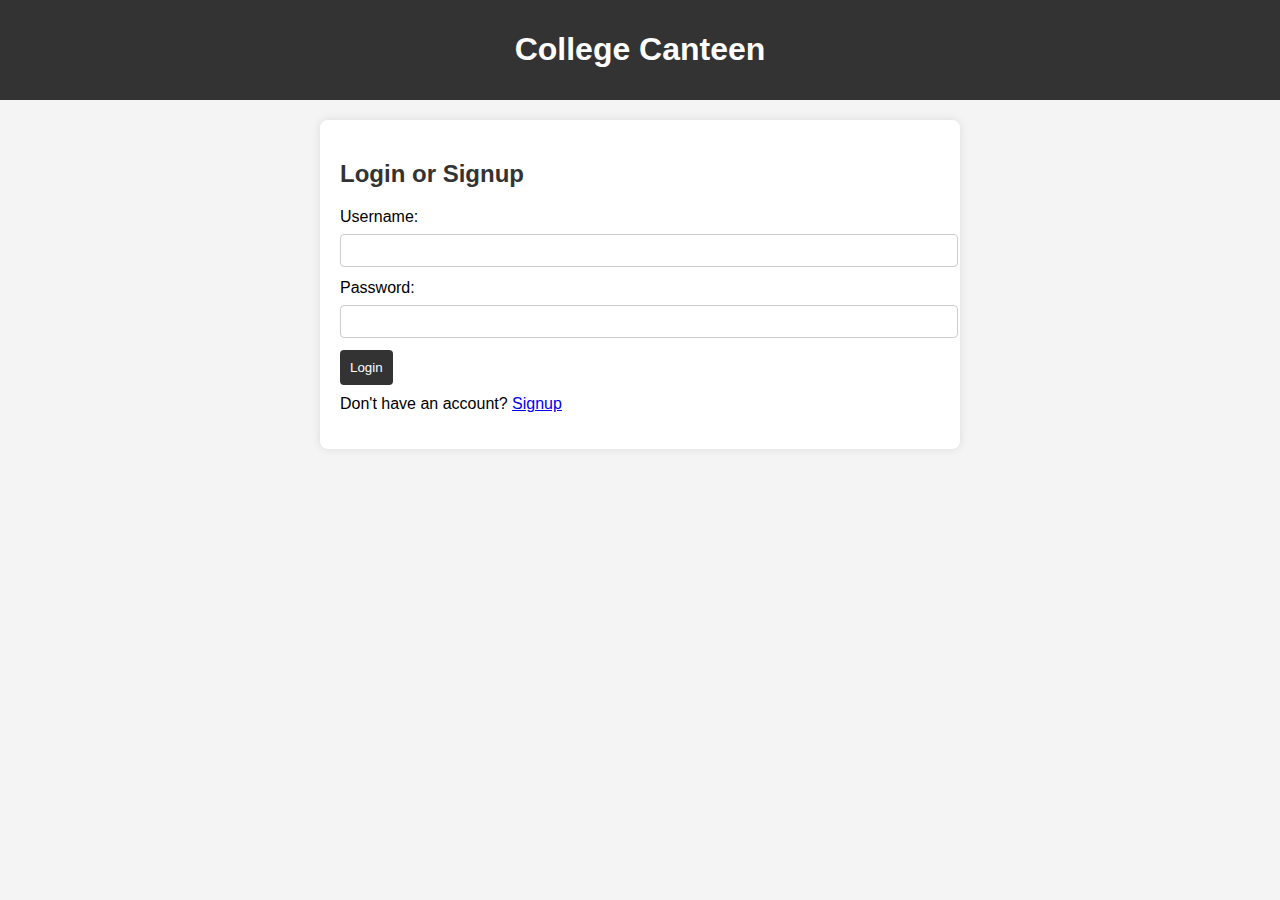
<file: College Canteen/index.html>
<!DOCTYPE html>
<html lang="en">
<head>
  <meta charset="UTF-8">
  <meta name="viewport" content="width=device-width, initial-scale=1.0">
  <title>College Canteen</title>
  <style>
    body {
      font-family: 'Arial', sans-serif;
      margin: 0;
      padding: 0;
      background-color: #f4f4f4;
    }

    header {
      background-color: #333;
      color: #fff;
      text-align: center;
      padding: 10px;
    }

    #loginSignupPage,
    #homePage {
      max-width: 600px;
      margin: 20px auto;
      background-color: #fff;
      padding: 20px;
      border-radius: 8px;
      box-shadow: 0 0 10px rgba(0, 0, 0, 0.1);
    }

    h2 {
      color: #333;
    }

    form {
      margin-top: 20px;
    }

    label {
      display: block;
      margin-bottom: 8px;
    }

    input,
    select {
      width: 100%;
      padding: 8px;
      margin-bottom: 12px;
      border: 1px solid #ccc;
      border-radius: 4px;
    }

    button {
      background-color: #333;
      color: #fff;
      padding: 10px;
      border: none;
      border-radius: 4px;
      cursor: pointer;
    }

    button:hover {
      background-color: #555;
    }

    #menu {
      margin-top: 20px;
    }

    #orderForm {
      margin-top: 20px;
    }

    #orderList {
      list-style-type: none;
      padding: 0;
    }

    p {
      margin-top: 10px;
    }
  </style>
</head>
<body>
  <header>
    <h1>College Canteen</h1>
  </header>

  <!-- Login/Signup Page -->
  <div id="loginSignupPage">
    <h2>Login or Signup</h2>
    <form id="loginForm">
      <label for="username">Username:</label>
      <input type="text" id="username" required>
      <label for="password">Password:</label>
      <input type="password" id="password" required>
      <button type="button" onclick="login()">Login</button>
    </form>
    <p>Don't have an account? <a href="#" onclick="showSignup()">Signup</a></p>
    <form id="signupForm" style="display:none;">
      <label for="newUsername">New Username:</label>
      <input type="text" id="newUsername" required>
      <label for="newPassword">New Password:</label>
      <input type="password" id="newPassword" required>
      <button type="button" onclick="signup()">Signup</button>
    </form>
  </div>

  <!-- Home Page -->
  <div id="homePage" style="display:none;">
    <h2>Welcome to the College Canteen</h2>
    <div id="menu">
      <!-- Food details and prices will be displayed here -->
    </div>
    <h3>Order Details</h3>
    <form id="orderForm">
      <label for="food">Select Food:</label>
      <select id="food" required>
        <!-- Options will be dynamically populated using JavaScript -->
      </select>
      <label for="quantity">Quantity:</label>
      <input type="number" id="quantity" min="1" required>
      <button type="button" onclick="addToOrder()">Add to Order</button>
      <h4>Order Summary</h4>
      <ul id="orderList"></ul>
      <p>Total Bill: $<span id="totalBill">0.00</span></p>
      <button type="button" onclick="placeOrder()">Place Order</button>
    </form>
  </div>

  <script>
    // JavaScript code for login, signup, and ordering functionality
    // You can use a backend server for user authentication and food data

    let selectedFoods = [];
    let totalBill = 0;

    function login() {
      // Add your login logic here
      // For simplicity, let's assume the login is successful
      showHomePage();
    }

    function signup() {
  
      showHomePage();
    }

    function showSignup() {
      document.getElementById('loginForm').style.display = 'none';
      document.getElementById('signupForm').style.display = 'block';
    }

    function showHomePage() {
      document.getElementById('loginSignupPage').style.display = 'none';
      document.getElementById('homePage').style.display = 'block';

      const menu = document.getElementById('menu');
     
      const indianFoodItems = [
        { name: 'Paneer Tikka', price: 8.99 },
        { name: 'Chicken Biryani', price: 10.99 },
        { name: 'Masala Dosa', price: 6.99 },
        { name: 'Butter Chicken', price: 9.99 },
        { name: 'Chole Bhature', price: 7.99 },
        { name: 'Samosa', price: 2.99 },
        { name: 'Palak Paneer', price: 8.49 },
        { name: 'Tandoori Chicken', price: 11.99 },
        { name: 'Aloo Paratha', price: 5.99 },
        { name: 'Mango Lassi', price: 3.49 },
      ];

      indianFoodItems.forEach(item => {
        const option = document.createElement('option');
        option.text = `${item.name} - $${item.price.toFixed(2)}`;
        option.value = JSON.stringify(item);
        document.getElementById('food').add(option);
      });
    }

    function addToOrder() {
      const selectedFood = document.getElementById('food');
      const foodDetails = JSON.parse(selectedFood.value);
      const foodName = foodDetails.name;
      const foodPrice = parseFloat(foodDetails.price);
      const quantity = parseInt(document.getElementById('quantity').value);

      const orderDetails = {
        name: foodName,
        price: foodPrice,
        quantity: quantity,
        total: (foodPrice * quantity * 1.10).toFixed(2), 
      };

      selectedFoods.push(orderDetails);
      totalBill += parseFloat(orderDetails.total);

      updateOrderDetails();
    }

    function updateOrderDetails() {
      const orderList = document.getElementById('orderList');
      orderList.innerHTML = '';

      selectedFoods.forEach(order => {
        const listItem = document.createElement('li');
        listItem.textContent = `${order.quantity} x ${order.name} - $${order.total}`;
        orderList.appendChild(listItem);
      });

      document.getElementById('totalBill').textContent = totalBill.toFixed(2);
    }

    function placeOrder() {
      
      showMessageBox();

    
      selectedFoods = [];
      totalBill = 0;
      updateOrderDetails();
    }

    function showMessageBox() {
      const message = `Thank you for your order!\n\nOrder Details:\n${getOrderDetails()}\n\nTotal Bill: $${totalBill.toFixed(2)}`;

      alert(message);
    }

    function getOrderDetails() {
      return selectedFoods.map(order => `${order.quantity} x ${order.name} - $${order.total}`).join('\n');
    }
  </script>
</body>
</html>
</file>
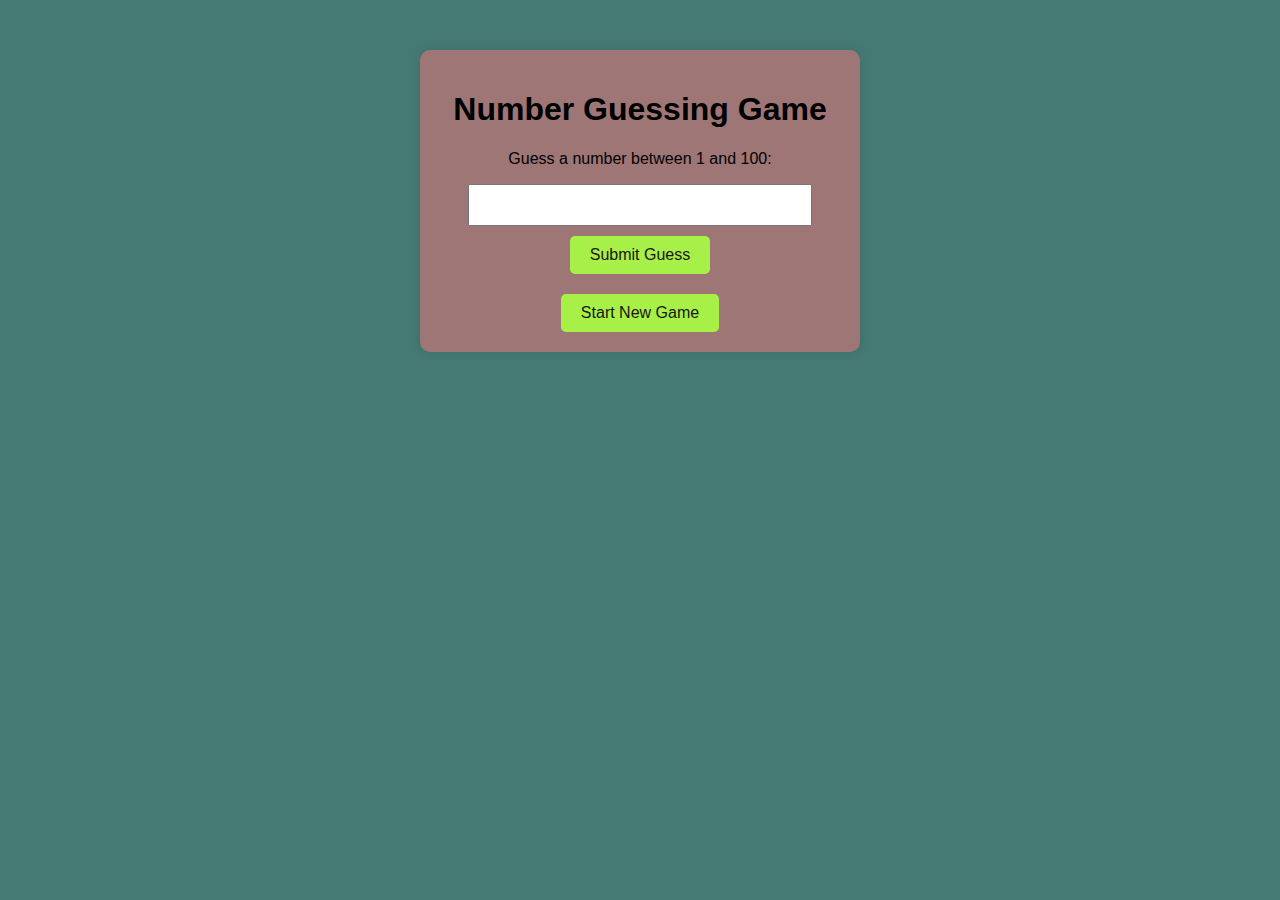
<file: Number_Guess_Game/index.html>
<!DOCTYPE html>
<html lang="en">
<head>
  <meta charset="UTF-8">
  <meta name="viewport" content="width=device-width, initial-scale=1.0">
  <title>Number Guessing Game</title>
  <link rel="stylesheet" href="style.css">
   
</head>
<body>
  <div id="game-container">
    <h1>Number Guessing Game</h1>
    <p>Guess a number between 1 and 100:</p>
    <input type="number" id="userGuess" min="1" max="100">
    <br>
    <button onclick="checkGuess()">Submit Guess</button>
    <p id="result"></p>
    <p id="chances"></p>
    <p id="guesses"></p>
    <button onclick="resetGame()">Start New Game</button>
</div>
    <script src="script.js"></script>
</body>
</html>
</file>
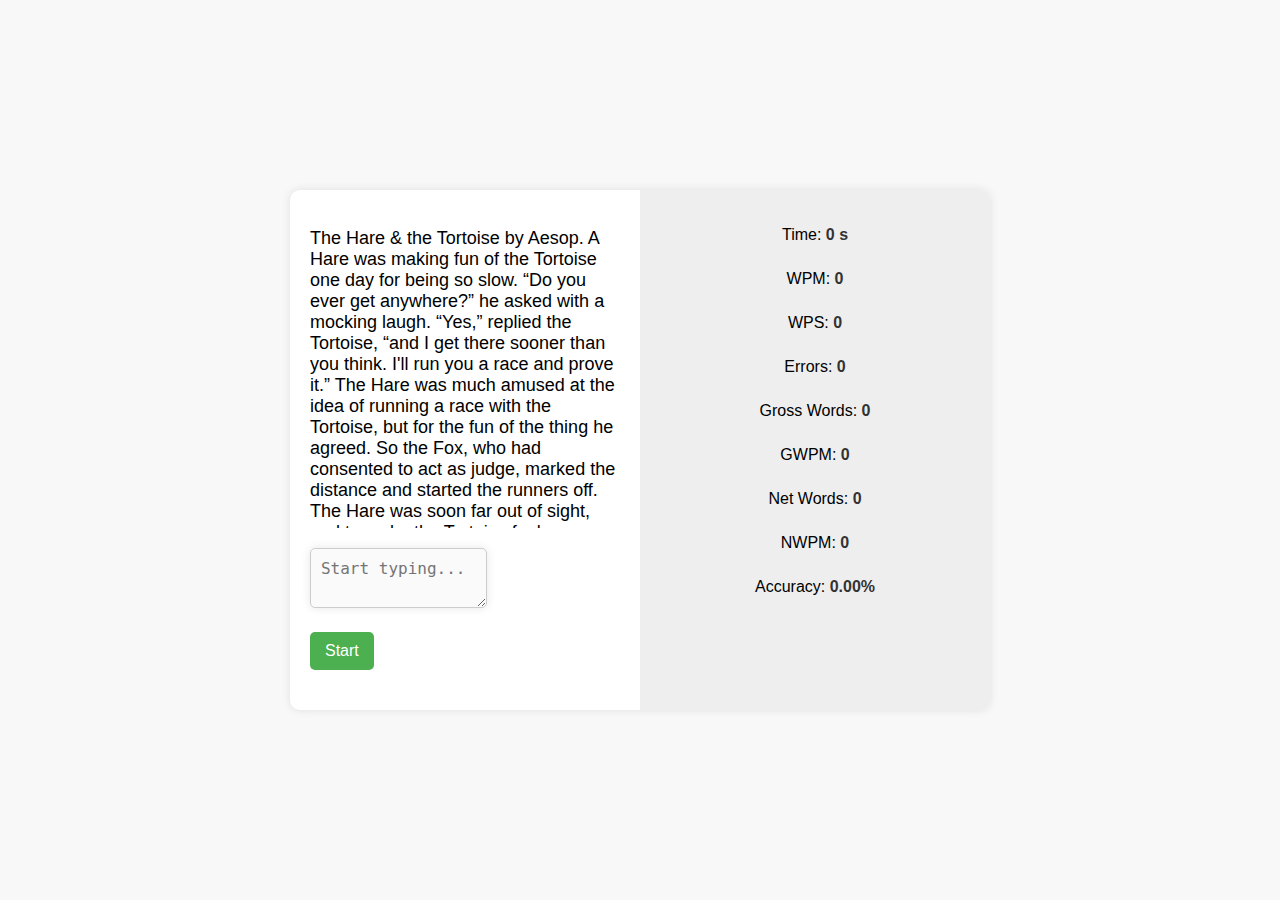
<file: Online typing test/index.html>
<!DOCTYPE html>
<html lang="en">
<head>
  <meta charset="UTF-8">
  <meta name="viewport" content="width=device-width, initial-scale=1.0">
  <link rel="stylesheet" href="style.css">
  <script defer src="script.js"></script>
  <title>Typing Test</title>
</head>
<body>
    <div id="typing-test">
        <div id="text-container">
          <p id="text-to-type">The Hare & the Tortoise by Aesop. A Hare was making fun of the Tortoise one day for being so slow. “Do you ever get anywhere?” he asked with a mocking laugh.
            “Yes,” replied the Tortoise, “and I get there sooner than you think. I'll run you a race and prove it.”
            The Hare was much amused at the idea of running a race with the Tortoise, but for the fun of the thing he agreed. So the Fox, who had consented to act as judge, marked the distance and started the runners off.
            The Hare was soon far out of sight, and to make the Tortoise feel very deeply how ridiculous it was for him to try a race with a Hare, he lay down beside the course to take a nap until the Tortoise should catch up.
            The Tortoise meanwhile kept going slowly but steadily and, after a time, passed the place where the Hare was sleeping. But the Hare slept on very peacefully, and when at last he did wake up, the Tortoise was near the goal. The Hare now ran his swiftest, but he could not overtake the Tortoise in time.
            The race does not always go to the swift.</p>
          <div id="text-preview" class="shadow"></div>
          <textarea id="user-input" placeholder="Start typing..." disabled></textarea>
          <div id="buttons-container">
            <button id="start-btn" onclick="startTest()">Start</button>
            <button id="stop-btn" onclick="stopTest()" style="display: none;">Stop</button>
            <button id="reset-btn" onclick="resetTest()" style="display: none;">Reset</button>
          </div>
    </div>
    <div id="stats-container">
        <p id="timer">Time: <span id="timer-value">0 s</span></p>
        <p id="wpm">WPM: <span id="wpm-value">0</span></p>
        <p id="wps">WPS: <span id="wps-value">0</span></p>
        <p id="errors">Errors: <span id="errors-value">0</span></p>
        <p id="gross-words">Gross Words: <span id="gross-words-value">0</span></p>
        <p id="gwpm">GWPM: <span id="gwpm-value">0</span></p>
        <p id="net-words">Net Words: <span id="net-words-value">0</span></p>
        <p id="nwpm">NWPM: <span id="nwpm-value">0</span></p>
        <p id="accuracy">Accuracy: <span id="accuracy-value">0.00%</span></p>
    </div>
  </div>
</body>
</html>
</file>
<file: Number_Guess_Game/style.css>
body {
    font-family: 'Arial', sans-serif;
    text-align: center;
    background-color: #457974;
    margin: 0;
    padding: 0;
}

#game-container {
    max-width: 400px;
    margin: 50px auto;
    background-color: #9e7676;
    padding: 20px;
    border-radius: 10px;
    box-shadow: 0 0 10px rgba(0, 0, 0, 0.1);
}

button {
    background-color: #a7f047;
    color: #1b1414;
    border: none;
    padding: 10px 20px;
    font-size: 16px;
    cursor: pointer;
    border-radius: 5px;
}

input {
    padding: 10px;
    font-size: 16px;
    margin-bottom: 10px;
    width: 80%;
}

#result {
    margin-top: 20px;
    font-size: 18px;
}

#chances {
    font-size: 16px;
    color: #0b0d0e;
    margin-top: 10px;
}

#guesses {
    font-size: 16px;
    color: #0f0e0e;
    margin-top: 10px;
}
</file>
<file: Online typing test/style.css>
body {
    font-family: 'Arial', sans-serif;
    margin: 0;
    padding: 0;
    display: flex;
    align-items: center;
    justify-content: center;
    height: 100vh;
    background-color: #f8f8f8;
  }
  
  #typing-test {
    display: flex;
    background-color: #fff;
    border-radius: 10px;
    overflow: hidden;
    box-shadow: 0 0 10px rgba(0, 0, 0, 0.1);
  }
  
  #text-container {
    flex: 1;
    padding: 20px;
    position: relative;
  }
  
  #text-to-type {
    max-width: 500px;
    min=width: 200px;
    max-height: 300px;
    min-height: 100px;
    font-size: 18px;
    margin-bottom: 20px;
    overflow: hidden;
  }
  
  #text-preview {
    font-size: 16px;
    color: #aaa;
    margin-bottom: 20px;
  }
  
 
  
  #reset-btn {
    background-color: #4CAF50;
    color: white;
    padding: 10px 15px;
    font-size: 16px;
    border: none;
    border-radius: 5px;
    cursor: pointer;
  }
  
  #reset-btn:hover {
    background-color: #45a049;
  }
  
  #stats-container {
    flex: 1;
    padding: 20px;
    background-color: #eee;
    display: flex;
    flex-direction: column;
    align-items: center;
  }
  
  #timer, #wpm, #wps, #errors, #gross-words, #gwpm, #net-words, #nwpm, #accuracy {
    font-size: 16px;
    margin-bottom: 10px;
  }
  
  #timer-value, #wpm-value, #wps-value, #errors-value, #gross-words-value, #gwpm-value, #net-words-value, #nwpm-value, #accuracy-value {
    font-weight: bold;
    color: #333;
  }

#user-input {
    width: 50%;
    padding: 10px;
    font-size: 16px;
    border: 1px solid #ccc;
    border-radius: 5px;
    margin-bottom: 20px;
    box-shadow: 0 0 10px rgba(0, 0, 0, 0.1);
  }
  
  #buttons-container {
    display: flex;
    gap: 10px;
    margin-bottom: 20px;
  }
  
  #start-btn, #stop-btn, #reset-btn {
    background-color: #4CAF50;
    color: white;
    padding: 10px 15px;
    font-size: 16px;
    border: none;
    border-radius: 5px;
    cursor: pointer;
  }
  
  #start-btn:hover, #stop-btn:hover, #reset-btn:hover {
    background-color: #45a049;
  }
</file>
